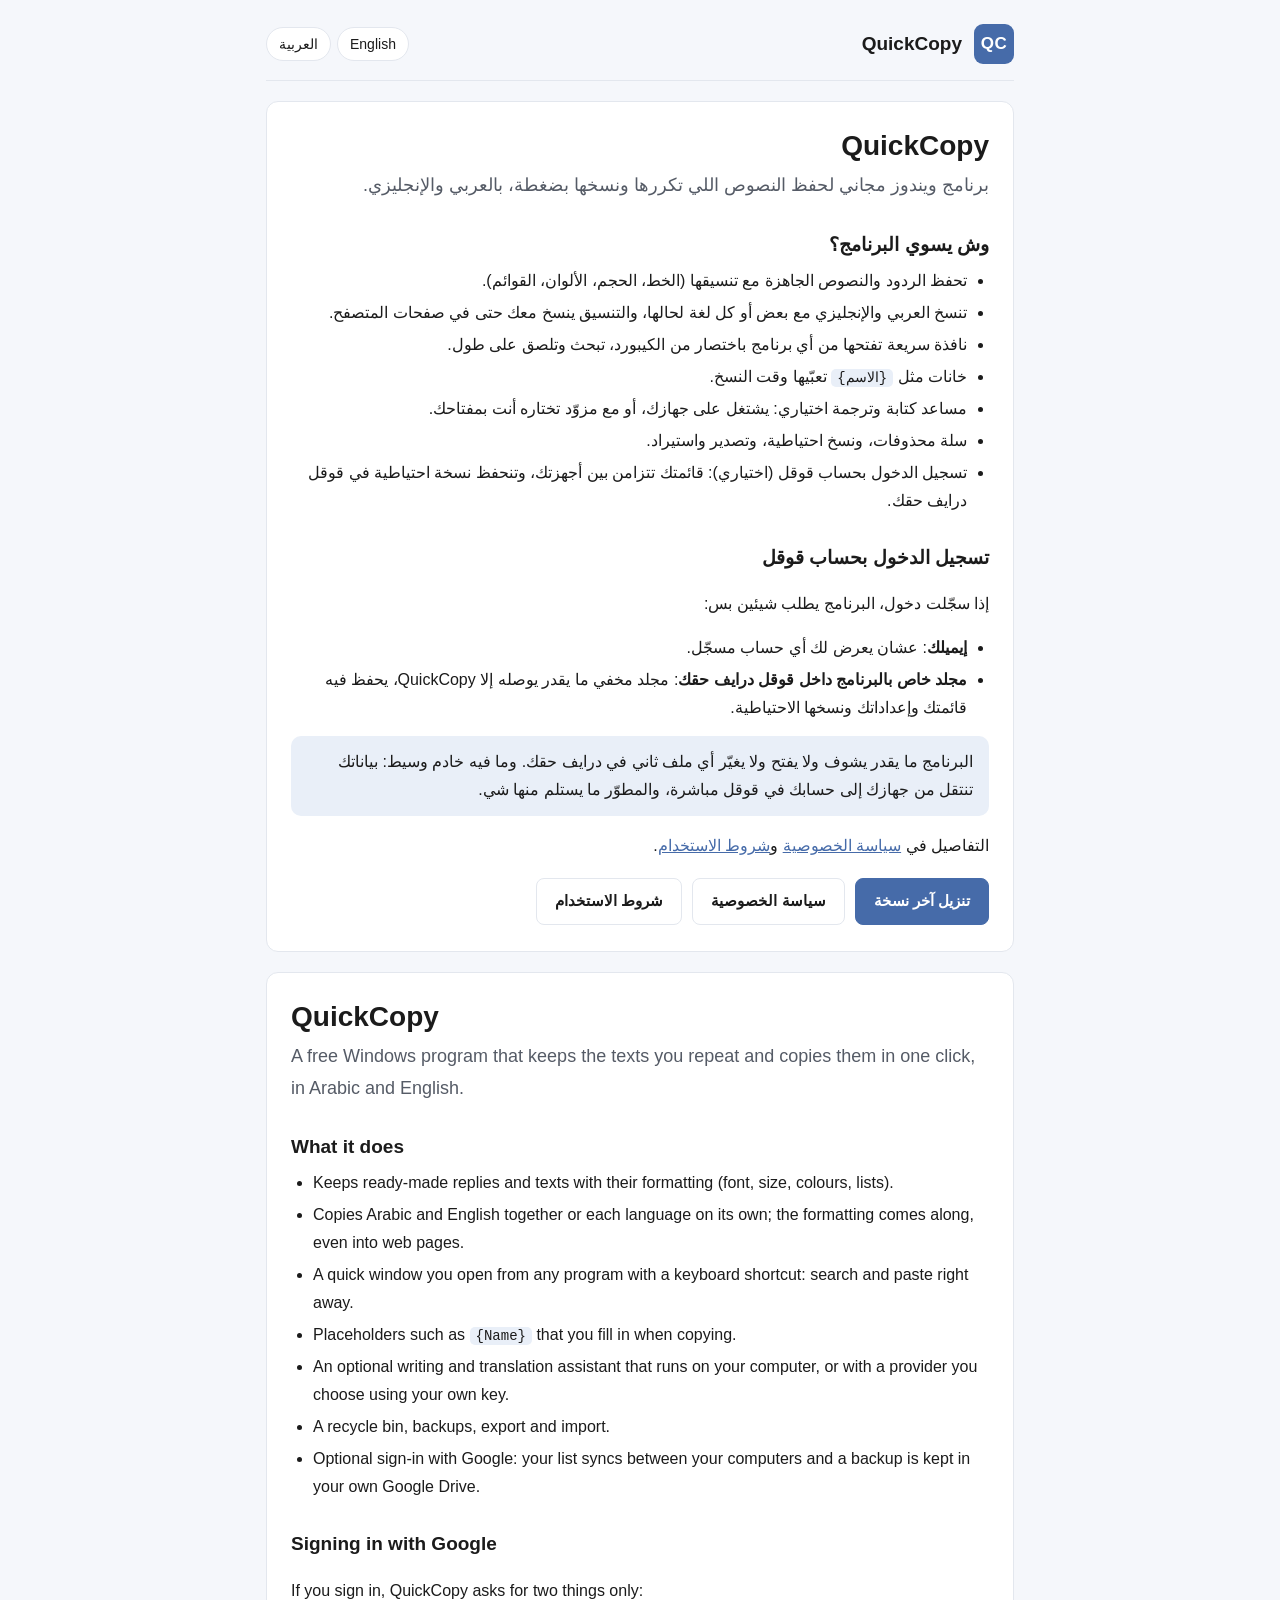
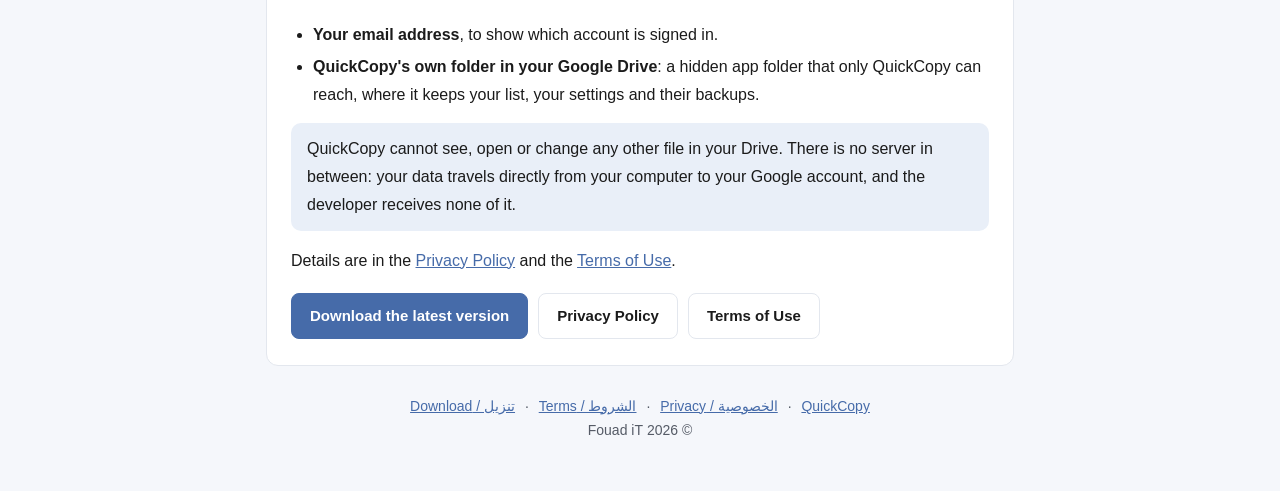
<file: docs/index.html>
<!doctype html>
<html lang="ar" dir="rtl">
<head>
<meta charset="utf-8">
<meta name="viewport" content="width=device-width, initial-scale=1">
<title>QuickCopy</title>
<meta name="description" content="QuickCopy — برنامج مجاني لحفظ النصوص الجاهزة ونسخها بالعربي والإنجليزي. A free Windows program for ready-made Arabic and English texts.">
<link rel="stylesheet" href="style.css">
</head>
<body>
<div class="wrap">
<header class="top">
  <a class="brand" href="index.html"><span class="mark">QC</span><b>QuickCopy</b></a>
  <nav class="lang" dir="ltr"><a href="#ar" lang="ar">العربية</a><a href="#en" lang="en">English</a></nav>
</header>
<section class="lang-block" id="ar" dir="rtl" lang="ar">
  <h1>QuickCopy</h1>
  <p class="lead">برنامج ويندوز مجاني لحفظ النصوص اللي تكررها ونسخها بضغطة، بالعربي والإنجليزي.</p>

  <h2>وش يسوي البرنامج؟</h2>
  <ul>
    <li>تحفظ الردود والنصوص الجاهزة مع تنسيقها (الخط، الحجم، الألوان، القوائم).</li>
    <li>تنسخ العربي والإنجليزي مع بعض أو كل لغة لحالها، والتنسيق ينسخ معك حتى في صفحات المتصفح.</li>
    <li>نافذة سريعة تفتحها من أي برنامج باختصار من الكيبورد، تبحث وتلصق على طول.</li>
    <li>خانات مثل <code>{الاسم}</code> تعبّيها وقت النسخ.</li>
    <li>مساعد كتابة وترجمة اختياري: يشتغل على جهازك، أو مع مزوّد تختاره أنت بمفتاحك.</li>
    <li>سلة محذوفات، ونسخ احتياطية، وتصدير واستيراد.</li>
    <li>تسجيل الدخول بحساب قوقل (اختياري): قائمتك تتزامن بين أجهزتك، وتنحفظ نسخة احتياطية في قوقل درايف حقك.</li>
  </ul>

  <h2>تسجيل الدخول بحساب قوقل</h2>
  <p>إذا سجّلت دخول، البرنامج يطلب شيئين بس:</p>
  <ul>
    <li><b>إيميلك</b>: عشان يعرض لك أي حساب مسجّل.</li>
    <li><b>مجلد خاص بالبرنامج داخل قوقل درايف حقك</b>: مجلد مخفي ما يقدر يوصله إلا QuickCopy، يحفظ فيه قائمتك وإعداداتك ونسخها الاحتياطية.</li>
  </ul>
  <div class="box">البرنامج ما يقدر يشوف ولا يفتح ولا يغيّر أي ملف ثاني في درايف حقك. وما فيه خادم وسيط: بياناتك تنتقل من جهازك إلى حسابك في قوقل مباشرة، والمطوّر ما يستلم منها شي.</div>
  <p>التفاصيل في <a href="privacy.html#ar">سياسة الخصوصية</a> و<a href="terms.html#ar">شروط الاستخدام</a>.</p>

  <div class="links">
    <a class="btn primary" href="https://github.com/1Fouad-it/QuickCopy-Releases/releases/latest">تنزيل آخر نسخة</a>
    <a class="btn" href="privacy.html#ar">سياسة الخصوصية</a>
    <a class="btn" href="terms.html#ar">شروط الاستخدام</a>
  </div>
</section>

<section class="lang-block" id="en" dir="ltr" lang="en">
  <h1>QuickCopy</h1>
  <p class="lead">A free Windows program that keeps the texts you repeat and copies them in one click, in Arabic and English.</p>

  <h2>What it does</h2>
  <ul>
    <li>Keeps ready-made replies and texts with their formatting (font, size, colours, lists).</li>
    <li>Copies Arabic and English together or each language on its own; the formatting comes along, even into web pages.</li>
    <li>A quick window you open from any program with a keyboard shortcut: search and paste right away.</li>
    <li>Placeholders such as <code>{Name}</code> that you fill in when copying.</li>
    <li>An optional writing and translation assistant that runs on your computer, or with a provider you choose using your own key.</li>
    <li>A recycle bin, backups, export and import.</li>
    <li>Optional sign-in with Google: your list syncs between your computers and a backup is kept in your own Google Drive.</li>
  </ul>

  <h2>Signing in with Google</h2>
  <p>If you sign in, QuickCopy asks for two things only:</p>
  <ul>
    <li><b>Your email address</b>, to show which account is signed in.</li>
    <li><b>QuickCopy's own folder in your Google Drive</b>: a hidden app folder that only QuickCopy can reach, where it keeps your list, your settings and their backups.</li>
  </ul>
  <div class="box">QuickCopy cannot see, open or change any other file in your Drive. There is no server in between: your data travels directly from your computer to your Google account, and the developer receives none of it.</div>
  <p>Details are in the <a href="privacy.html#en">Privacy Policy</a> and the <a href="terms.html#en">Terms of Use</a>.</p>

  <div class="links">
    <a class="btn primary" href="https://github.com/1Fouad-it/QuickCopy-Releases/releases/latest">Download the latest version</a>
    <a class="btn" href="privacy.html#en">Privacy Policy</a>
    <a class="btn" href="terms.html#en">Terms of Use</a>
  </div>
</section>

<footer>
  <a href="index.html">QuickCopy</a> · <a href="privacy.html">الخصوصية / Privacy</a> · <a href="terms.html">الشروط / Terms</a> · <a href="https://github.com/1Fouad-it/QuickCopy-Releases/releases/latest">تنزيل / Download</a>
  <div>© 2026 Fouad iT</div>
</footer>
</div>
</body>
</html>
</file>
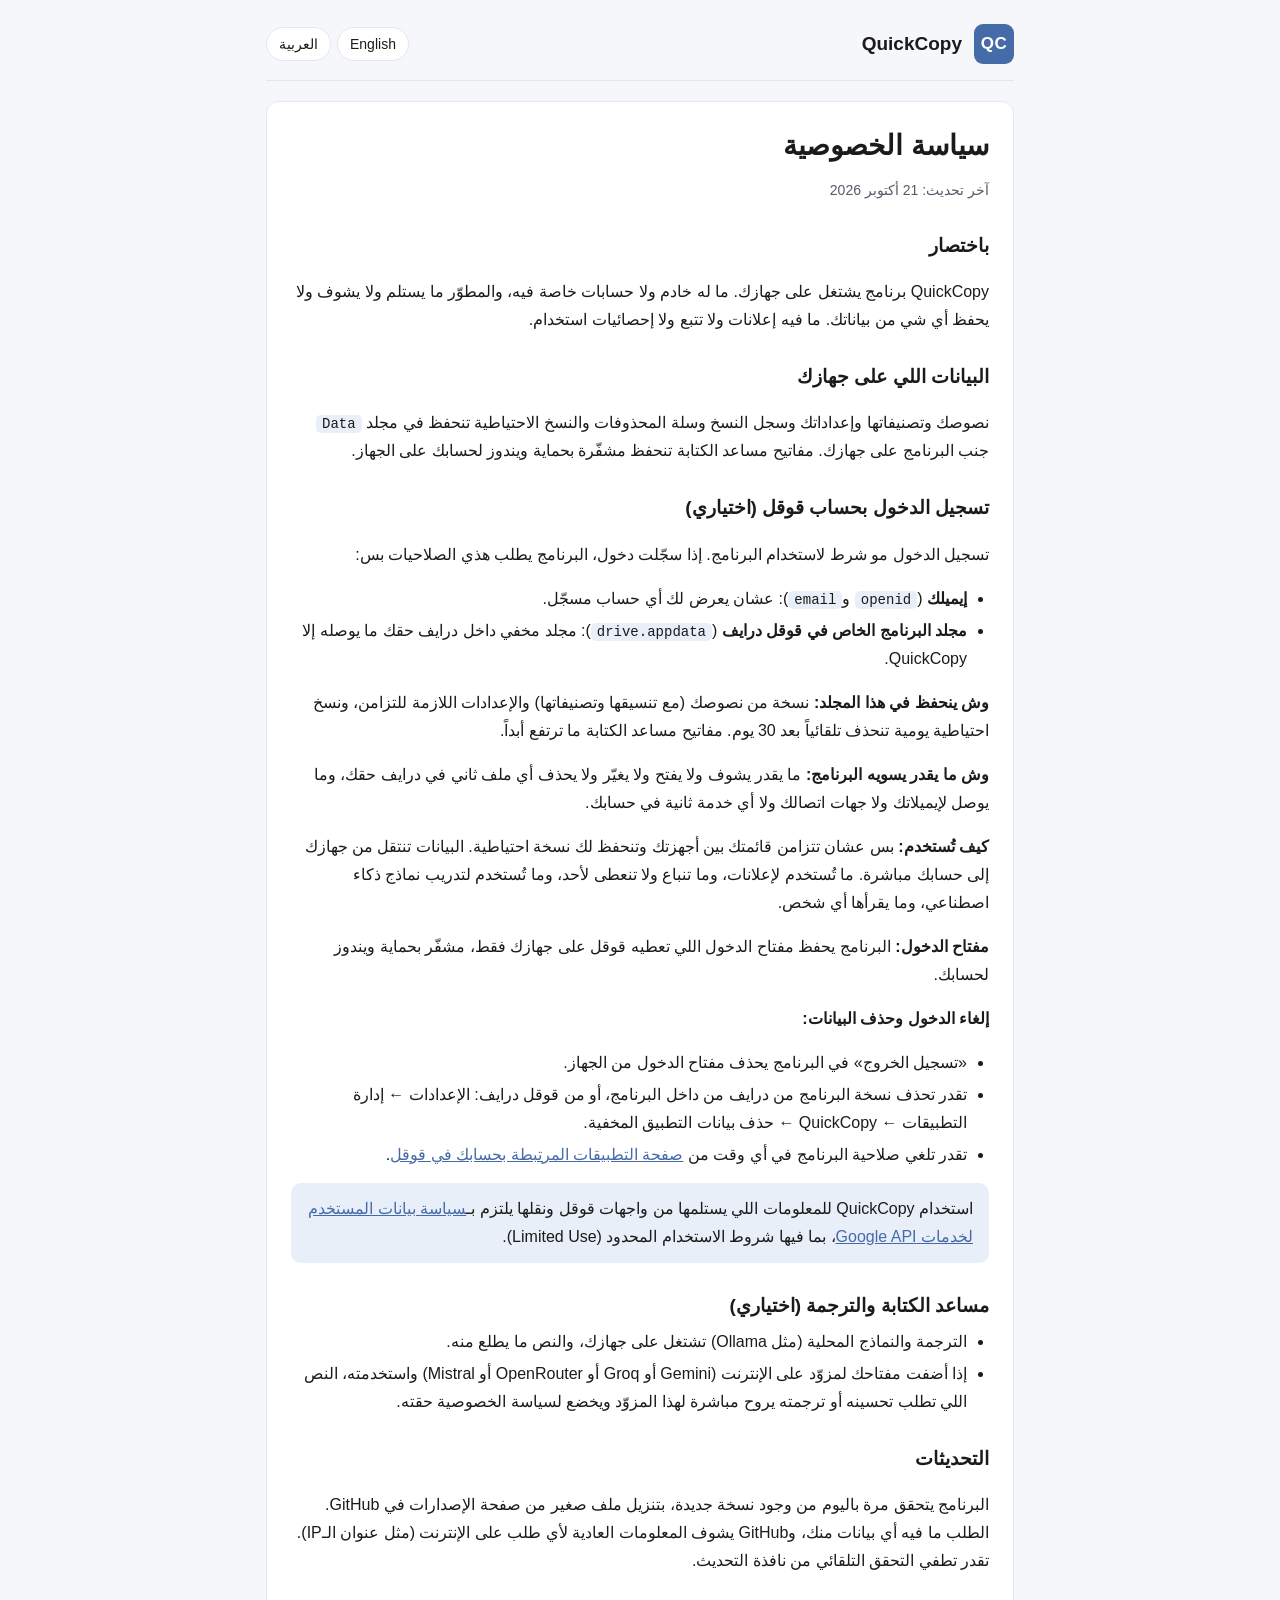
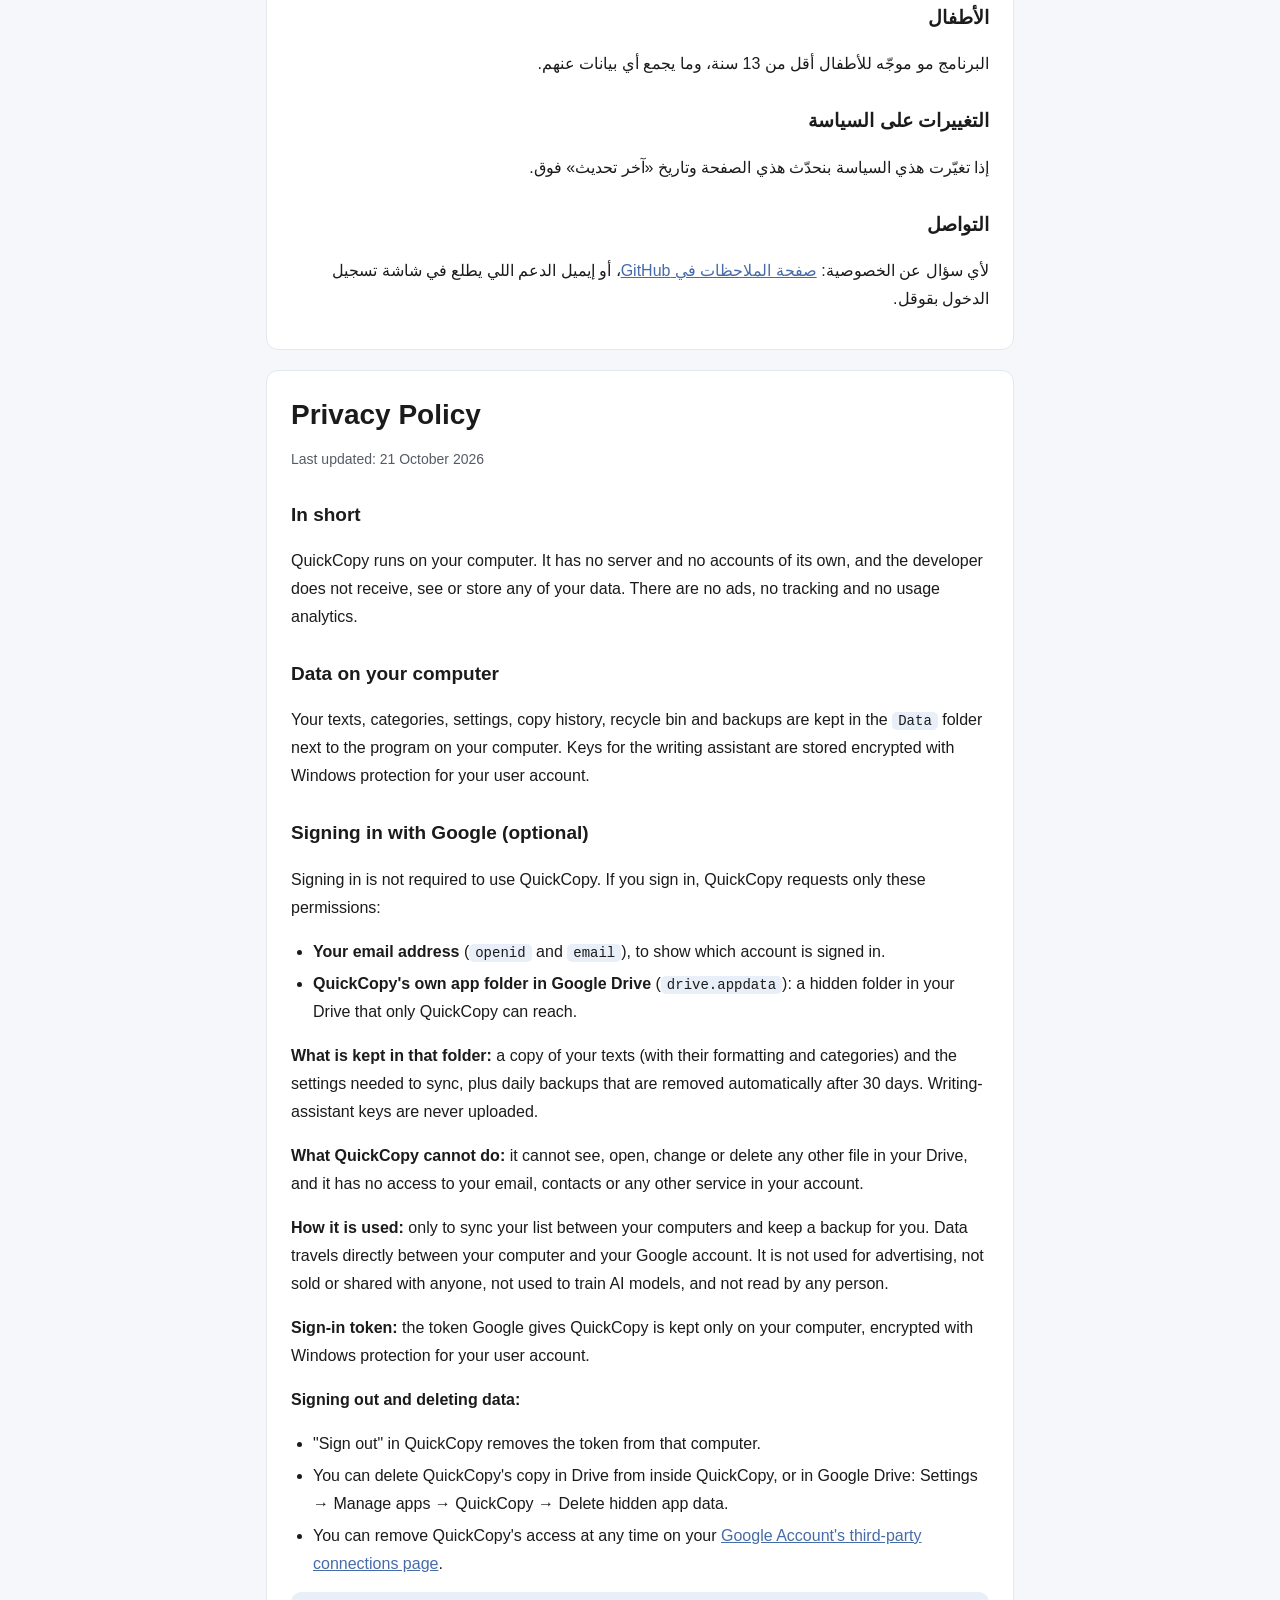
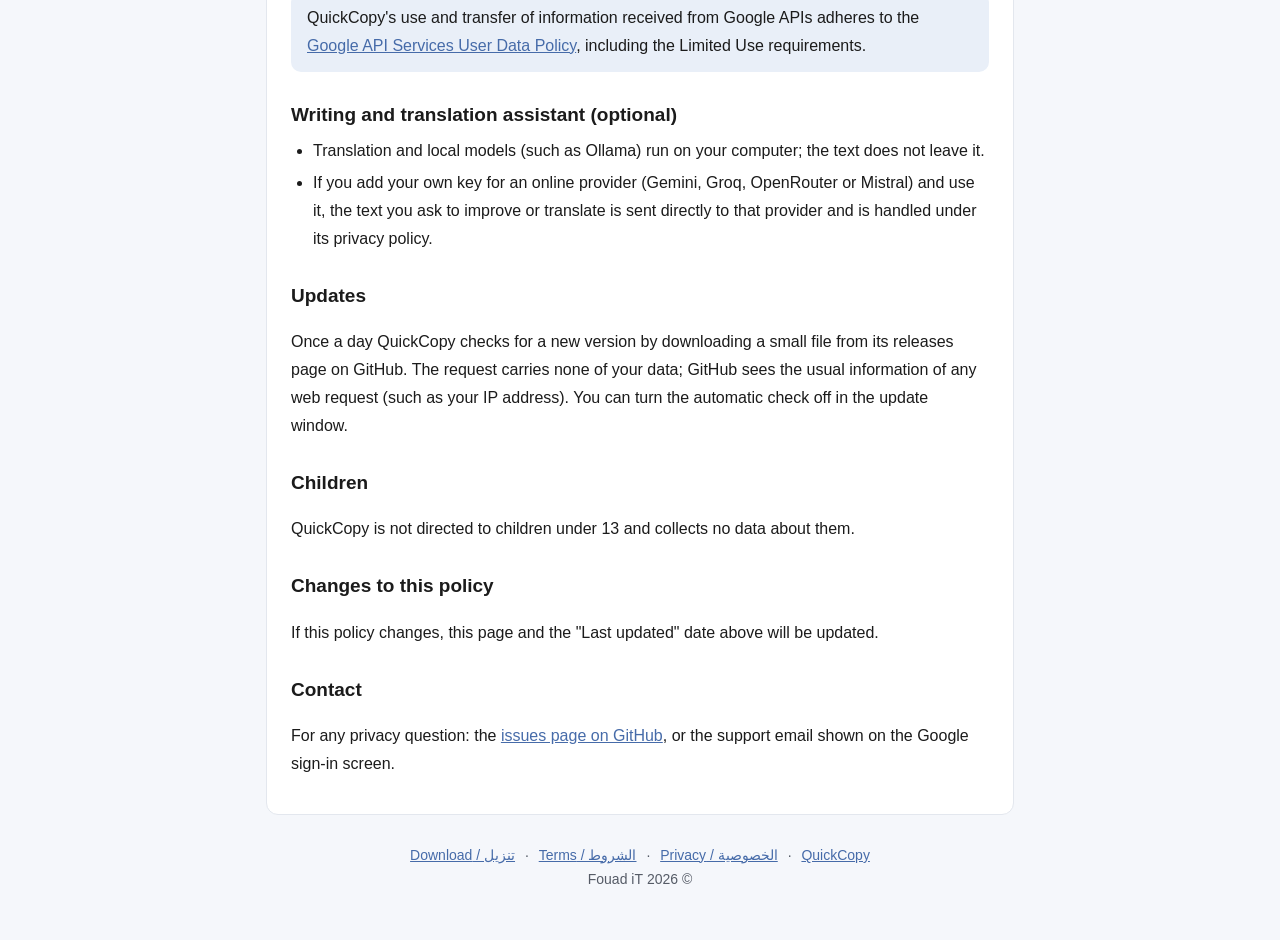
<file: docs/privacy.html>
<!doctype html>
<html lang="ar" dir="rtl">
<head>
<meta charset="utf-8">
<meta name="viewport" content="width=device-width, initial-scale=1">
<title>QuickCopy — سياسة الخصوصية · Privacy Policy</title>
<meta name="description" content="How QuickCopy handles your data, including Google sign-in and Google Drive.">
<link rel="stylesheet" href="style.css">
</head>
<body>
<div class="wrap">
<header class="top">
  <a class="brand" href="index.html"><span class="mark">QC</span><b>QuickCopy</b></a>
  <nav class="lang" dir="ltr"><a href="#ar" lang="ar">العربية</a><a href="#en" lang="en">English</a></nav>
</header>
<section class="lang-block" id="ar" dir="rtl" lang="ar">
  <h1>سياسة الخصوصية</h1>
  <p class="muted">آخر تحديث: 21 أكتوبر 2026</p>

  <h2>باختصار</h2>
  <p>QuickCopy برنامج يشتغل على جهازك. ما له خادم ولا حسابات خاصة فيه، والمطوّر ما يستلم ولا يشوف ولا يحفظ أي شي من بياناتك. ما فيه إعلانات ولا تتبع ولا إحصائيات استخدام.</p>

  <h2>البيانات اللي على جهازك</h2>
  <p>نصوصك وتصنيفاتها وإعداداتك وسجل النسخ وسلة المحذوفات والنسخ الاحتياطية تنحفظ في مجلد <code>Data</code> جنب البرنامج على جهازك. مفاتيح مساعد الكتابة تنحفظ مشفّرة بحماية ويندوز لحسابك على الجهاز.</p>

  <h2>تسجيل الدخول بحساب قوقل (اختياري)</h2>
  <p>تسجيل الدخول مو شرط لاستخدام البرنامج. إذا سجّلت دخول، البرنامج يطلب هذي الصلاحيات بس:</p>
  <ul>
    <li><b>إيميلك</b> (<code>openid</code> و<code>email</code>): عشان يعرض لك أي حساب مسجّل.</li>
    <li><b>مجلد البرنامج الخاص في قوقل درايف</b> (<code>drive.appdata</code>): مجلد مخفي داخل درايف حقك ما يوصله إلا QuickCopy.</li>
  </ul>
  <p><b>وش ينحفظ في هذا المجلد:</b> نسخة من نصوصك (مع تنسيقها وتصنيفاتها) والإعدادات اللازمة للتزامن، ونسخ احتياطية يومية تنحذف تلقائياً بعد 30 يوم. مفاتيح مساعد الكتابة ما ترتفع أبداً.</p>
  <p><b>وش ما يقدر يسويه البرنامج:</b> ما يقدر يشوف ولا يفتح ولا يغيّر ولا يحذف أي ملف ثاني في درايف حقك، وما يوصل لإيميلاتك ولا جهات اتصالك ولا أي خدمة ثانية في حسابك.</p>
  <p><b>كيف تُستخدم:</b> بس عشان تتزامن قائمتك بين أجهزتك وتنحفظ لك نسخة احتياطية. البيانات تنتقل من جهازك إلى حسابك مباشرة. ما تُستخدم لإعلانات، وما تنباع ولا تنعطى لأحد، وما تُستخدم لتدريب نماذج ذكاء اصطناعي، وما يقرأها أي شخص.</p>
  <p><b>مفتاح الدخول:</b> البرنامج يحفظ مفتاح الدخول اللي تعطيه قوقل على جهازك فقط، مشفّر بحماية ويندوز لحسابك.</p>
  <p><b>إلغاء الدخول وحذف البيانات:</b></p>
  <ul>
    <li>«تسجيل الخروج» في البرنامج يحذف مفتاح الدخول من الجهاز.</li>
    <li>تقدر تحذف نسخة البرنامج من درايف من داخل البرنامج، أو من قوقل درايف: الإعدادات ← إدارة التطبيقات ← QuickCopy ← حذف بيانات التطبيق المخفية.</li>
    <li>تقدر تلغي صلاحية البرنامج في أي وقت من <a href="https://myaccount.google.com/connections">صفحة التطبيقات المرتبطة بحسابك في قوقل</a>.</li>
  </ul>
  <div class="box">استخدام QuickCopy للمعلومات اللي يستلمها من واجهات قوقل ونقلها يلتزم بـ<a href="https://developers.google.com/terms/api-services-user-data-policy">سياسة بيانات المستخدم لخدمات Google API</a>، بما فيها شروط الاستخدام المحدود (Limited Use).</div>

  <h2>مساعد الكتابة والترجمة (اختياري)</h2>
  <ul>
    <li>الترجمة والنماذج المحلية (مثل Ollama) تشتغل على جهازك، والنص ما يطلع منه.</li>
    <li>إذا أضفت مفتاحك لمزوّد على الإنترنت (Gemini أو Groq أو OpenRouter أو Mistral) واستخدمته، النص اللي تطلب تحسينه أو ترجمته يروح مباشرة لهذا المزوّد ويخضع لسياسة الخصوصية حقته.</li>
  </ul>

  <h2>التحديثات</h2>
  <p>البرنامج يتحقق مرة باليوم من وجود نسخة جديدة، بتنزيل ملف صغير من صفحة الإصدارات في GitHub. الطلب ما فيه أي بيانات منك، وGitHub يشوف المعلومات العادية لأي طلب على الإنترنت (مثل عنوان الـIP). تقدر تطفي التحقق التلقائي من نافذة التحديث.</p>

  <h2>الأطفال</h2>
  <p>البرنامج مو موجّه للأطفال أقل من 13 سنة، وما يجمع أي بيانات عنهم.</p>

  <h2>التغييرات على السياسة</h2>
  <p>إذا تغيّرت هذي السياسة بنحدّث هذي الصفحة وتاريخ «آخر تحديث» فوق.</p>

  <h2>التواصل</h2>
  <p>لأي سؤال عن الخصوصية: <a href="https://github.com/1Fouad-it/QuickCopy-Releases/issues">صفحة الملاحظات في GitHub</a>، أو إيميل الدعم اللي يطلع في شاشة تسجيل الدخول بقوقل.</p>
</section>

<section class="lang-block" id="en" dir="ltr" lang="en">
  <h1>Privacy Policy</h1>
  <p class="muted">Last updated: 21 October 2026</p>

  <h2>In short</h2>
  <p>QuickCopy runs on your computer. It has no server and no accounts of its own, and the developer does not receive, see or store any of your data. There are no ads, no tracking and no usage analytics.</p>

  <h2>Data on your computer</h2>
  <p>Your texts, categories, settings, copy history, recycle bin and backups are kept in the <code>Data</code> folder next to the program on your computer. Keys for the writing assistant are stored encrypted with Windows protection for your user account.</p>

  <h2>Signing in with Google (optional)</h2>
  <p>Signing in is not required to use QuickCopy. If you sign in, QuickCopy requests only these permissions:</p>
  <ul>
    <li><b>Your email address</b> (<code>openid</code> and <code>email</code>), to show which account is signed in.</li>
    <li><b>QuickCopy's own app folder in Google Drive</b> (<code>drive.appdata</code>): a hidden folder in your Drive that only QuickCopy can reach.</li>
  </ul>
  <p><b>What is kept in that folder:</b> a copy of your texts (with their formatting and categories) and the settings needed to sync, plus daily backups that are removed automatically after 30 days. Writing-assistant keys are never uploaded.</p>
  <p><b>What QuickCopy cannot do:</b> it cannot see, open, change or delete any other file in your Drive, and it has no access to your email, contacts or any other service in your account.</p>
  <p><b>How it is used:</b> only to sync your list between your computers and keep a backup for you. Data travels directly between your computer and your Google account. It is not used for advertising, not sold or shared with anyone, not used to train AI models, and not read by any person.</p>
  <p><b>Sign-in token:</b> the token Google gives QuickCopy is kept only on your computer, encrypted with Windows protection for your user account.</p>
  <p><b>Signing out and deleting data:</b></p>
  <ul>
    <li>"Sign out" in QuickCopy removes the token from that computer.</li>
    <li>You can delete QuickCopy's copy in Drive from inside QuickCopy, or in Google Drive: Settings → Manage apps → QuickCopy → Delete hidden app data.</li>
    <li>You can remove QuickCopy's access at any time on your <a href="https://myaccount.google.com/connections">Google Account's third-party connections page</a>.</li>
  </ul>
  <div class="box">QuickCopy's use and transfer of information received from Google APIs adheres to the <a href="https://developers.google.com/terms/api-services-user-data-policy">Google API Services User Data Policy</a>, including the Limited Use requirements.</div>

  <h2>Writing and translation assistant (optional)</h2>
  <ul>
    <li>Translation and local models (such as Ollama) run on your computer; the text does not leave it.</li>
    <li>If you add your own key for an online provider (Gemini, Groq, OpenRouter or Mistral) and use it, the text you ask to improve or translate is sent directly to that provider and is handled under its privacy policy.</li>
  </ul>

  <h2>Updates</h2>
  <p>Once a day QuickCopy checks for a new version by downloading a small file from its releases page on GitHub. The request carries none of your data; GitHub sees the usual information of any web request (such as your IP address). You can turn the automatic check off in the update window.</p>

  <h2>Children</h2>
  <p>QuickCopy is not directed to children under 13 and collects no data about them.</p>

  <h2>Changes to this policy</h2>
  <p>If this policy changes, this page and the "Last updated" date above will be updated.</p>

  <h2>Contact</h2>
  <p>For any privacy question: the <a href="https://github.com/1Fouad-it/QuickCopy-Releases/issues">issues page on GitHub</a>, or the support email shown on the Google sign-in screen.</p>
</section>

<footer>
  <a href="index.html">QuickCopy</a> · <a href="privacy.html">الخصوصية / Privacy</a> · <a href="terms.html">الشروط / Terms</a> · <a href="https://github.com/1Fouad-it/QuickCopy-Releases/releases/latest">تنزيل / Download</a>
  <div>© 2026 Fouad iT</div>
</footer>
</div>
</body>
</html>
</file>
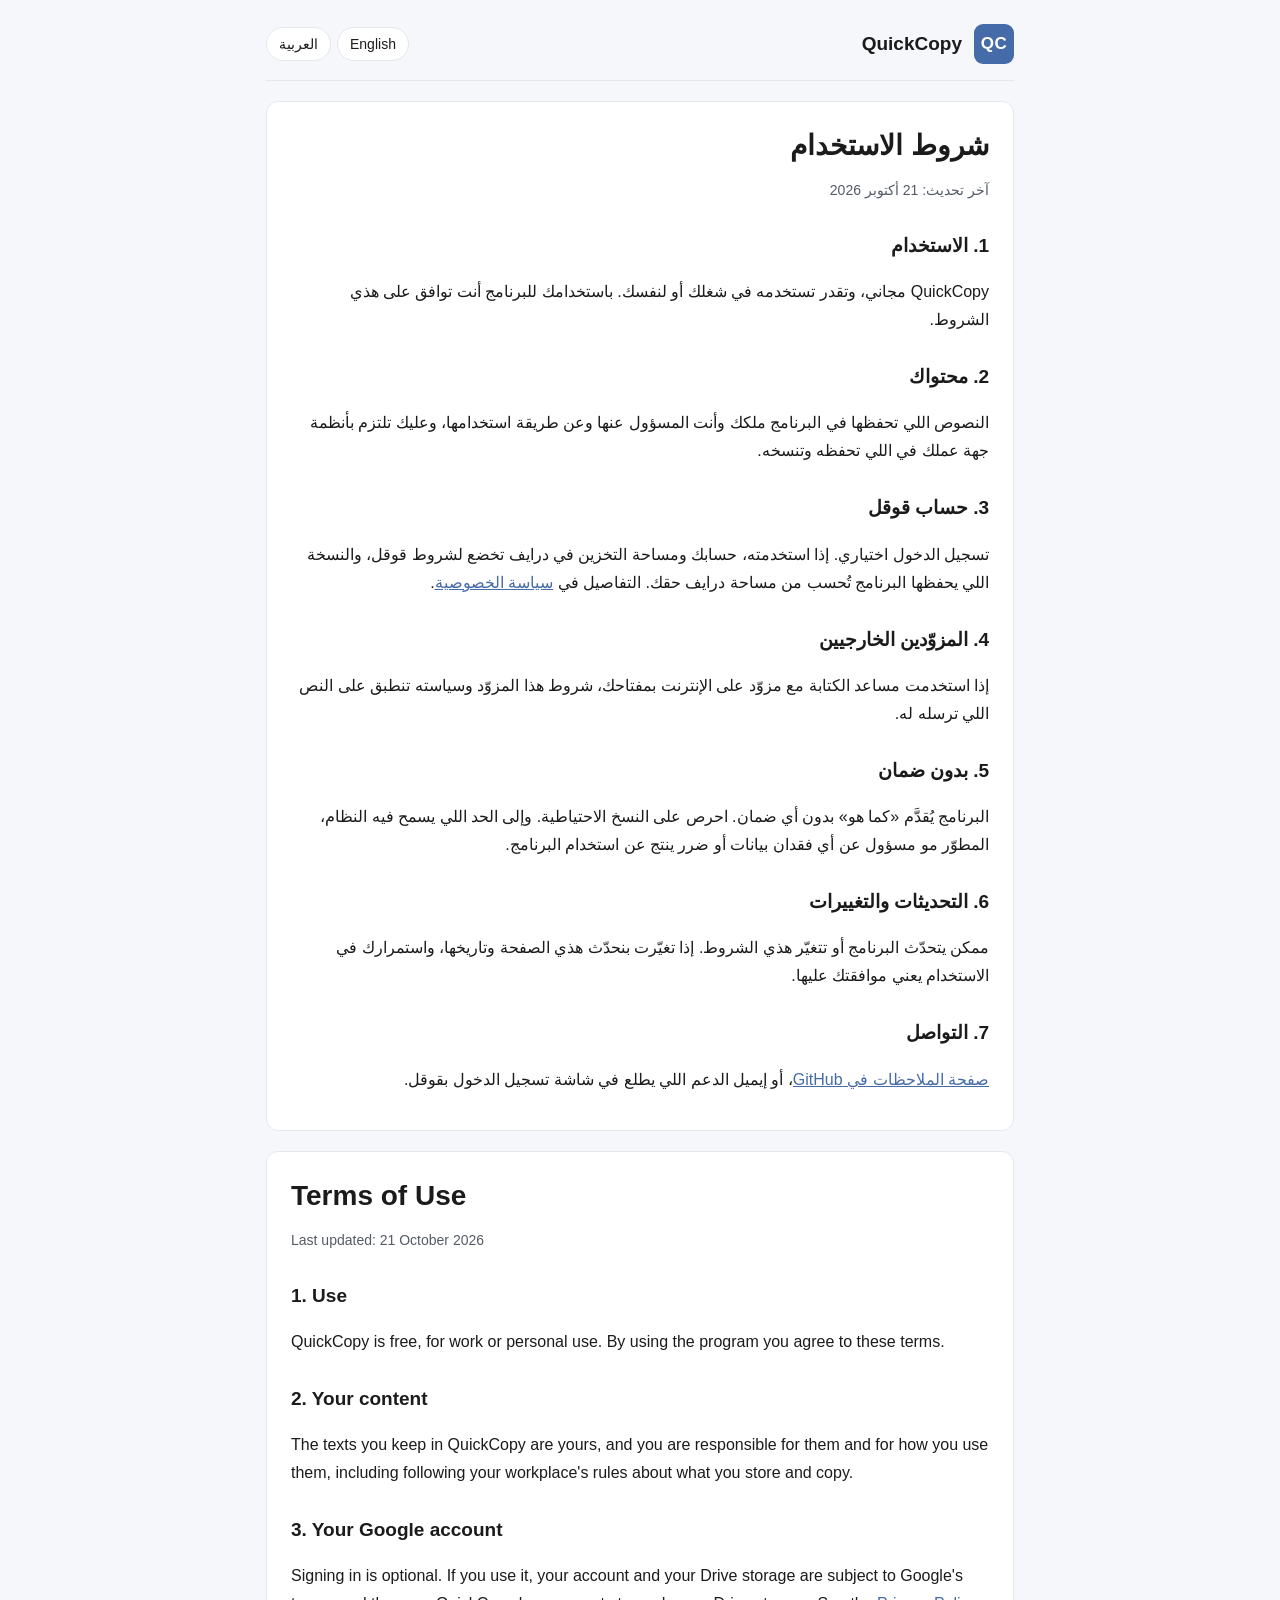
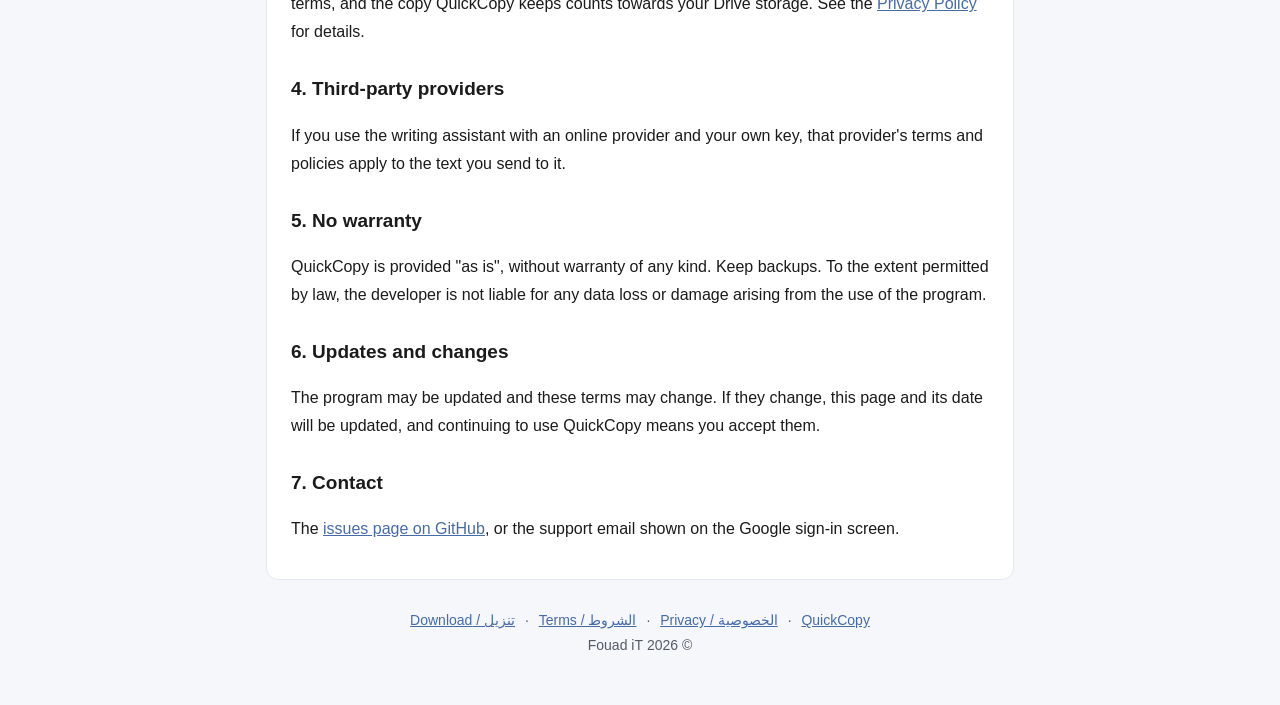
<file: docs/terms.html>
<!doctype html>
<html lang="ar" dir="rtl">
<head>
<meta charset="utf-8">
<meta name="viewport" content="width=device-width, initial-scale=1">
<title>QuickCopy — شروط الاستخدام · Terms of Use</title>
<meta name="description" content="Terms of use for QuickCopy.">
<link rel="stylesheet" href="style.css">
</head>
<body>
<div class="wrap">
<header class="top">
  <a class="brand" href="index.html"><span class="mark">QC</span><b>QuickCopy</b></a>
  <nav class="lang" dir="ltr"><a href="#ar" lang="ar">العربية</a><a href="#en" lang="en">English</a></nav>
</header>
<section class="lang-block" id="ar" dir="rtl" lang="ar">
  <h1>شروط الاستخدام</h1>
  <p class="muted">آخر تحديث: 21 أكتوبر 2026</p>

  <h2>1. الاستخدام</h2>
  <p>QuickCopy مجاني، وتقدر تستخدمه في شغلك أو لنفسك. باستخدامك للبرنامج أنت توافق على هذي الشروط.</p>

  <h2>2. محتواك</h2>
  <p>النصوص اللي تحفظها في البرنامج ملكك وأنت المسؤول عنها وعن طريقة استخدامها، وعليك تلتزم بأنظمة جهة عملك في اللي تحفظه وتنسخه.</p>

  <h2>3. حساب قوقل</h2>
  <p>تسجيل الدخول اختياري. إذا استخدمته، حسابك ومساحة التخزين في درايف تخضع لشروط قوقل، والنسخة اللي يحفظها البرنامج تُحسب من مساحة درايف حقك. التفاصيل في <a href="privacy.html#ar">سياسة الخصوصية</a>.</p>

  <h2>4. المزوّدين الخارجيين</h2>
  <p>إذا استخدمت مساعد الكتابة مع مزوّد على الإنترنت بمفتاحك، شروط هذا المزوّد وسياسته تنطبق على النص اللي ترسله له.</p>

  <h2>5. بدون ضمان</h2>
  <p>البرنامج يُقدَّم «كما هو» بدون أي ضمان. احرص على النسخ الاحتياطية. وإلى الحد اللي يسمح فيه النظام، المطوّر مو مسؤول عن أي فقدان بيانات أو ضرر ينتج عن استخدام البرنامج.</p>

  <h2>6. التحديثات والتغييرات</h2>
  <p>ممكن يتحدّث البرنامج أو تتغيّر هذي الشروط. إذا تغيّرت بنحدّث هذي الصفحة وتاريخها، واستمرارك في الاستخدام يعني موافقتك عليها.</p>

  <h2>7. التواصل</h2>
  <p><a href="https://github.com/1Fouad-it/QuickCopy-Releases/issues">صفحة الملاحظات في GitHub</a>، أو إيميل الدعم اللي يطلع في شاشة تسجيل الدخول بقوقل.</p>
</section>

<section class="lang-block" id="en" dir="ltr" lang="en">
  <h1>Terms of Use</h1>
  <p class="muted">Last updated: 21 October 2026</p>

  <h2>1. Use</h2>
  <p>QuickCopy is free, for work or personal use. By using the program you agree to these terms.</p>

  <h2>2. Your content</h2>
  <p>The texts you keep in QuickCopy are yours, and you are responsible for them and for how you use them, including following your workplace's rules about what you store and copy.</p>

  <h2>3. Your Google account</h2>
  <p>Signing in is optional. If you use it, your account and your Drive storage are subject to Google's terms, and the copy QuickCopy keeps counts towards your Drive storage. See the <a href="privacy.html#en">Privacy Policy</a> for details.</p>

  <h2>4. Third-party providers</h2>
  <p>If you use the writing assistant with an online provider and your own key, that provider's terms and policies apply to the text you send to it.</p>

  <h2>5. No warranty</h2>
  <p>QuickCopy is provided "as is", without warranty of any kind. Keep backups. To the extent permitted by law, the developer is not liable for any data loss or damage arising from the use of the program.</p>

  <h2>6. Updates and changes</h2>
  <p>The program may be updated and these terms may change. If they change, this page and its date will be updated, and continuing to use QuickCopy means you accept them.</p>

  <h2>7. Contact</h2>
  <p>The <a href="https://github.com/1Fouad-it/QuickCopy-Releases/issues">issues page on GitHub</a>, or the support email shown on the Google sign-in screen.</p>
</section>

<footer>
  <a href="index.html">QuickCopy</a> · <a href="privacy.html">الخصوصية / Privacy</a> · <a href="terms.html">الشروط / Terms</a> · <a href="https://github.com/1Fouad-it/QuickCopy-Releases/releases/latest">تنزيل / Download</a>
  <div>© 2026 Fouad iT</div>
</footer>
</div>
</body>
</html>
</file>
<file: docs/style.css>
:root {
  --bg: #f5f7fb;
  --card: #ffffff;
  --text: #1b1b1b;
  --muted: #555b66;
  --line: #e3e7ee;
  --accent: #466ba9;
  --accent-strong: #2c4a7c;
  --accent-soft: #e9eff8;
}
@media (prefers-color-scheme: dark) {
  :root {
    --bg: #15171b;
    --card: #1e2127;
    --text: #eceef2;
    --muted: #a7adb8;
    --line: #2f343c;
    --accent: #8fb0e6;
    --accent-strong: #b5cdf3;
    --accent-soft: #252c38;
  }
}
* { box-sizing: border-box; }
html { -webkit-text-size-adjust: 100%; }
body {
  margin: 0;
  background: var(--bg);
  color: var(--text);
  font: 16px/1.75 "Segoe UI", "Segoe UI Variable Text", Tahoma, "Noto Sans Arabic", Arial, sans-serif;
}
a { color: var(--accent); }
a:hover { color: var(--accent-strong); }
.wrap { max-width: 780px; margin: 0 auto; padding: 24px 16px 48px; }
header.top {
  display: flex; align-items: center; justify-content: space-between; gap: 12px; flex-wrap: wrap;
  padding-bottom: 16px; margin-bottom: 8px; border-bottom: 1px solid var(--line);
}
.brand { display: flex; align-items: center; gap: 12px; text-decoration: none; color: var(--text); }
.mark {
  width: 40px; height: 40px; border-radius: 9px; background: var(--accent); color: #fff;
  display: grid; place-items: center; font-weight: 700; font-size: 17px; letter-spacing: .5px;
}
@media (prefers-color-scheme: dark) { .mark { color: #15171b; } }
.brand b { font-size: 19px; }
nav.lang { display: flex; gap: 6px; }
nav.lang a {
  text-decoration: none; padding: 4px 12px; border-radius: 999px; border: 1px solid var(--line);
  color: var(--text); font-size: 14px; background: var(--card);
}
nav.lang a:hover { border-color: var(--accent); }
section.lang-block { background: var(--card); border: 1px solid var(--line); border-radius: 12px; padding: 8px 24px 20px; margin-top: 20px; }
h1 { font-size: 28px; line-height: 1.3; margin: 18px 0 6px; }
h2 { font-size: 19px; margin: 26px 0 6px; }
p, li { color: var(--text); }
.muted { color: var(--muted); font-size: 14px; }
.lead { font-size: 18px; color: var(--muted); margin-top: 0; }
ul { padding-inline-start: 22px; margin: 6px 0; }
li { margin: 4px 0; }
.box { background: var(--accent-soft); border-radius: 10px; padding: 12px 16px; margin: 14px 0; }
.links { display: flex; flex-wrap: wrap; gap: 10px; margin: 18px 0 6px; }
.btn {
  display: inline-block; text-decoration: none; padding: 9px 18px; border-radius: 8px;
  border: 1px solid var(--line); color: var(--text); background: var(--card); font-weight: 600; font-size: 15px;
}
.btn.primary { background: var(--accent); border-color: var(--accent); color: #fff; }
@media (prefers-color-scheme: dark) { .btn.primary { color: #15171b; } }
.btn:hover { border-color: var(--accent); }
code { font-family: Consolas, "Courier New", monospace; font-size: 14px; background: var(--accent-soft); padding: 1px 6px; border-radius: 5px; overflow-wrap: anywhere; }
footer { margin-top: 28px; color: var(--muted); font-size: 14px; text-align: center; }
footer a { margin: 0 6px; }
@media (max-width: 520px) {
  section.lang-block { padding: 4px 16px 16px; }
  h1 { font-size: 24px; }
}
</file>
